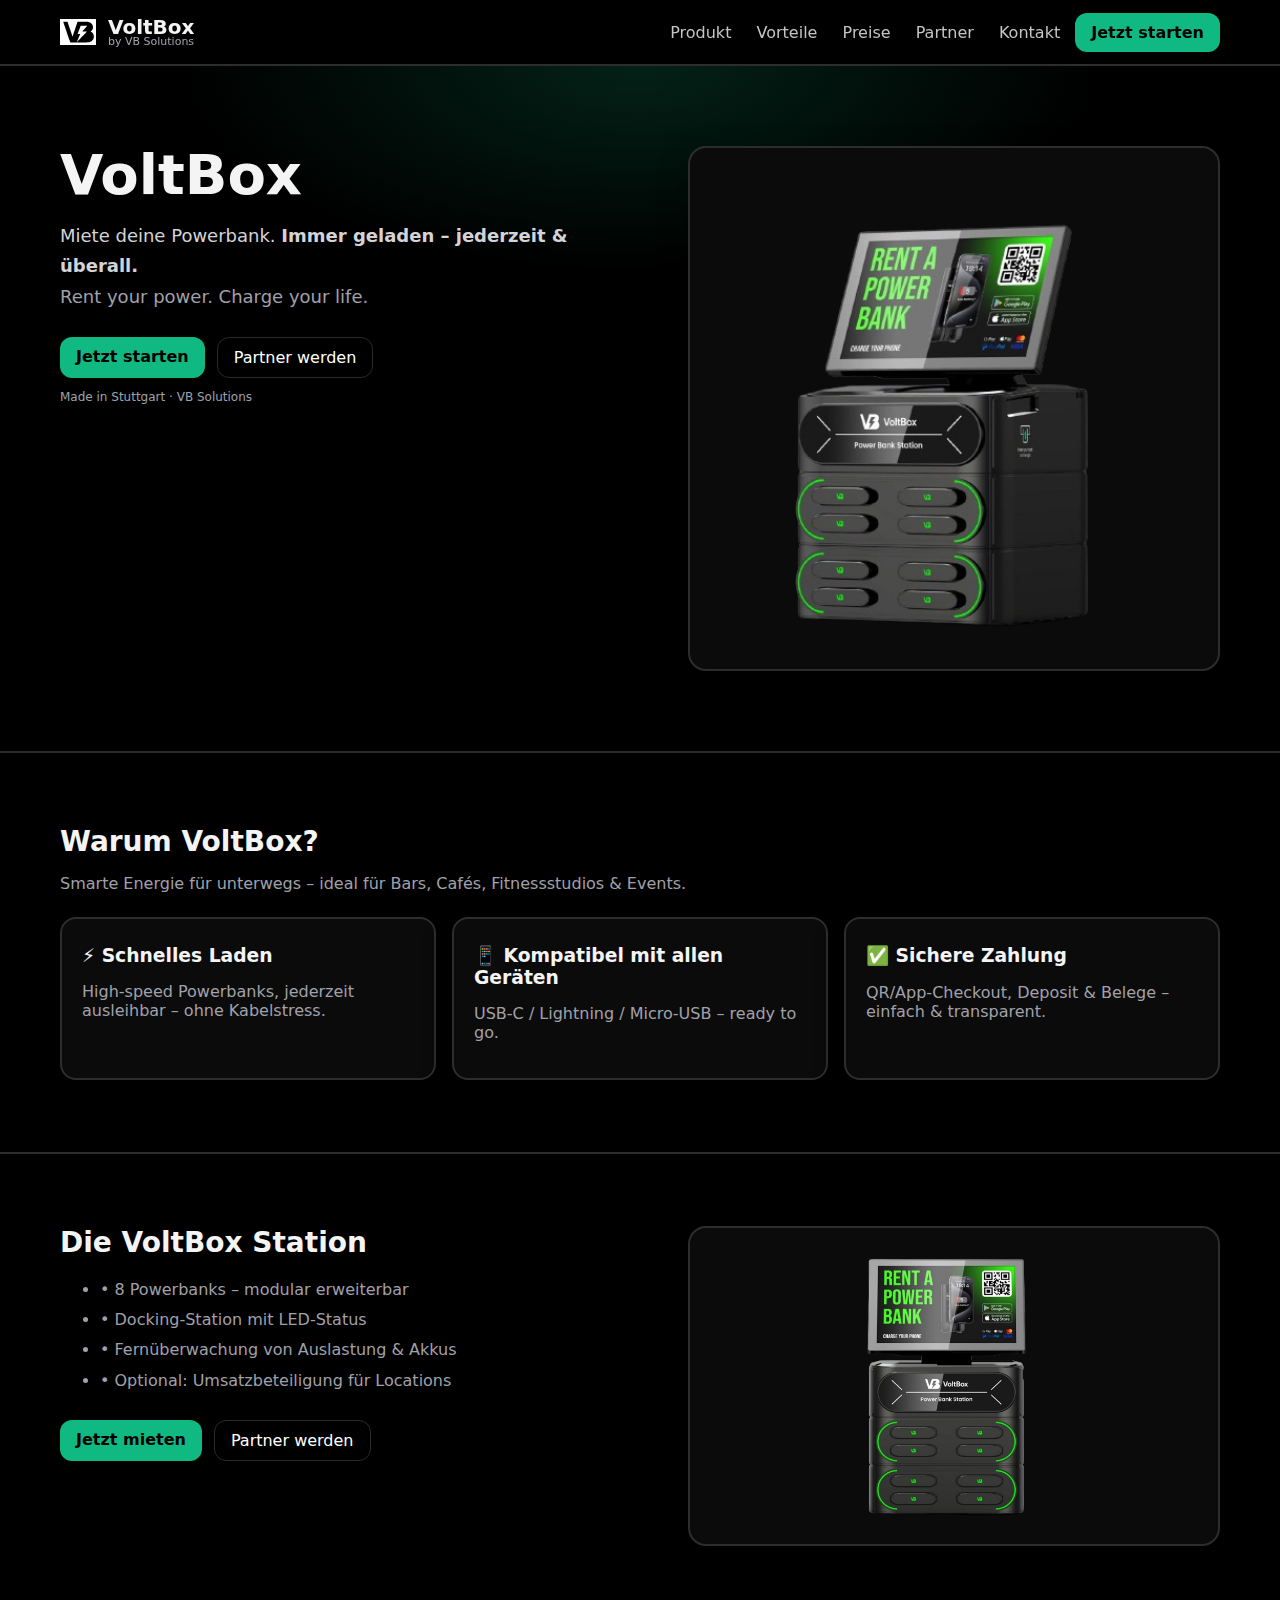
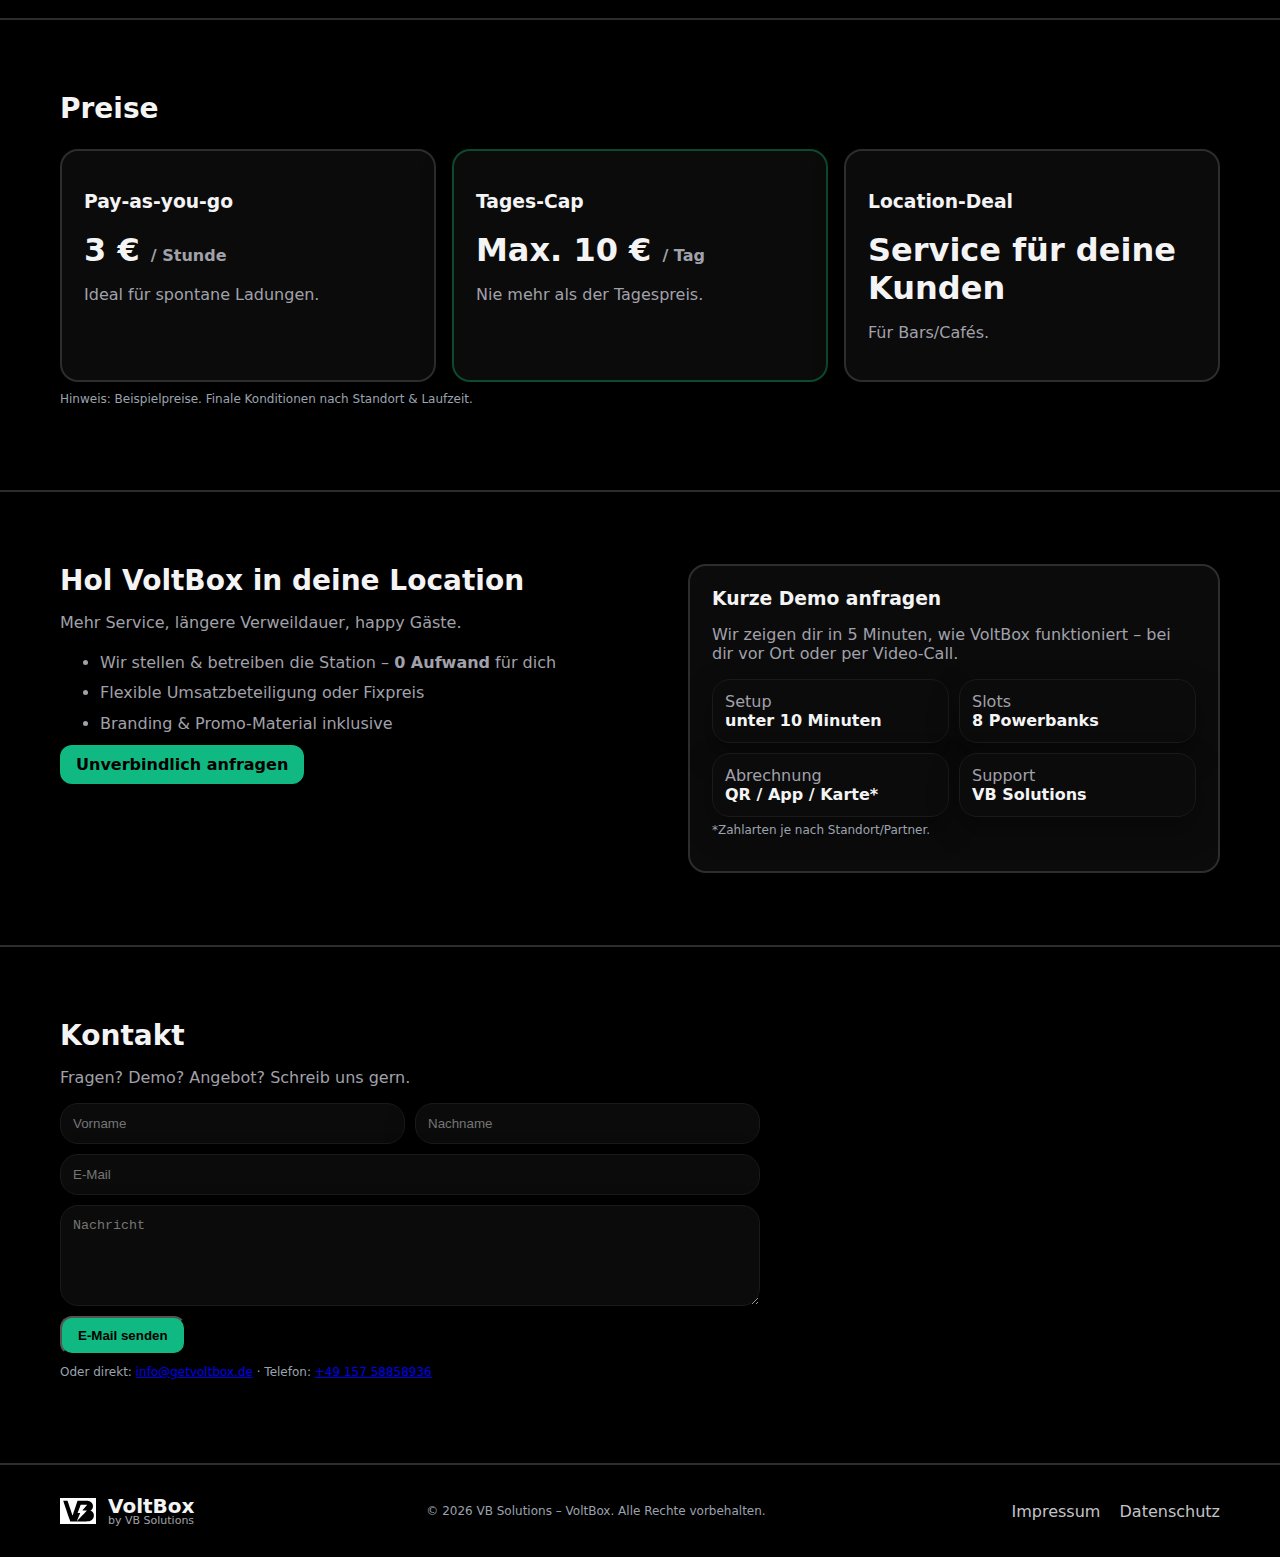
<file: voltbox-website/index.html>
<!doctype html>
<html lang="de">
<head>
  <meta charset="utf-8">
  <meta name="viewport" content="width=device-width, initial-scale=1">
  <title>VoltBox – Powerbank Sharing by VB Solutions</title>
  <meta name="description" content="VoltBox: Miete deine Powerbank. Immer geladen – jederzeit & überall. Perfekt für Bars, Cafés, Fitnessstudios und Events.">
  <link rel="icon" href="favicon.svg" type="image/svg+xml">
  <link rel="preload" href="assets/img/logo-vb.svg" as="image">
  <link rel="stylesheet" href="assets/css/style.css">
</head>
<body>
  <!-- Header -->
  <header class="header">
    <div class="container nav">
      <a class="brand" href="#start">
        <img src="assets/img/logo-vb.svg" alt="VB Logo">
        <div>
          <div class="name">VoltBox</div>
          <div class="sub">by VB Solutions</div>
        </div>
      </a>
      <nav class="desktop">
        <a class="link" href="#produkt">Produkt</a>
        <a class="link" href="#vorteile">Vorteile</a>
        <a class="link" href="#preise">Preise</a>
        <a class="link" href="#partner">Partner</a>
        <a class="link" href="#kontakt">Kontakt</a>
        <a class="cta" href="#start">Jetzt starten</a>
      </nav>
      <button id="menuBtn" aria-label="Menü" class="desktop" style="display:none"></button>
    </div>
    <!-- Mobile menu -->
    <div id="mobileMenu" class="mobile-menu container" style="display:none">
      <a href="#produkt">Produkt</a>
      <a href="#vorteile">Vorteile</a>
      <a href="#preise">Preise</a>
      <a href="#partner">Partner</a>
      <a href="#kontakt">Kontakt</a>
      <a class="cta" href="#kontakt" style="display:inline-block;margin-top:10px">Jetzt starten</a>
    </div>
  </header>

  <!-- Hero -->
  <section id="start" class="hero">
    <div class="container grid">
      <div>
        <h1 class="h1">VoltBox</h1>
        <p class="lead">Miete deine Powerbank. <strong>Immer geladen – jederzeit &amp; überall.</strong><br>
        <span class="muted">Rent your power. Charge your life.</span></p>
        <div class="btns">
          <a class="cta" href="#kontakt">Jetzt starten</a>
          <a class="btn-outline" href="#partner">Partner werden</a>
        </div>
        <p class="small" style="margin-top:12px">Made in Stuttgart · VB Solutions</p>
      </div>
      <div style="position:relative">
        <div class="card" style="padding:0; overflow:hidden; position:relative;">
          <img src="assets/img/VoltBox_Maschine-removebg-preview.png" alt="VoltBox Station" style="display:block;width:100%;height:auto;border-radius:18px;">
          
        </div>
      </div>
    </div>
  </section>

  <!-- Vorteile -->
  <section id="vorteile" class="section">
    <div class="container">
      <h2>Warum VoltBox?</h2>
      <p class="muted">Smarte Energie für unterwegs – ideal für Bars, Cafés, Fitnessstudios &amp; Events.</p>
      <div class="features">
        <div class="card feature">
          <h3>⚡ Schnelles Laden</h3>
          <p class="muted">High-speed Powerbanks, jederzeit ausleihbar – ohne Kabelstress.</p>
        </div>
        <div class="card feature">
          <h3>📱 Kompatibel mit allen Geräten</h3>
          <p class="muted">USB‑C / Lightning / Micro‑USB – ready to go.</p>
        </div>
        <div class="card feature">
          <h3>✅ Sichere Zahlung</h3>
          <p class="muted">QR/App-Checkout, Deposit &amp; Belege – einfach &amp; transparent.</p>
        </div>
      </div>
    </div>
  </section>

  <!-- Produkt -->
  <section id="produkt" class="section">
    <div class="container grid">
      <div>
        <h2>Die VoltBox Station</h2>
        <ul class="muted" style="line-height:1.9">
          <li>• 8 Powerbanks – modular erweiterbar</li>
          <li>• Docking-Station mit LED-Status</li>
          <li>• Fernüberwachung von Auslastung &amp; Akkus</li>
          <li>• Optional: Umsatzbeteiligung für Locations</li>
        </ul>
        <div class="btns">
          <a class="cta" href="#kontakt">Jetzt mieten</a>
          <a class="btn-outline" href="#partner">Partner werden</a>
        </div>
      </div>
      <div>
        <div class="card" style="height:320px;display:flex;align-items:center;justify-content:center">
         <img src="assets/img/Unten-removebg-preview.png" alt="VoltBox Station" style="max-height:100%; max-width:100%; object-fit:contain;">
        </div>
      </div>
    </div>
  </section>

  <!-- Preise -->
  <section id="preise" class="section">
    <div class="container">
      <h2>Preise</h2>
      <div class="pricing">
        <div class="card price">
          <h3>Pay‑as‑you‑go</h3>
          <p style="font-size:32px;font-weight:900;margin:8px 0">3 € <span class="muted" style="font-size:16px">/ Stunde</span></p>
          <p class="muted">Ideal für spontane Ladungen.</p>
        </div>
        <div class="card price" style="border-color:#0ea76566">
          <h3>Tages‑Cap</h3>
          <p style="font-size:32px;font-weight:900;margin:8px 0">Max. 10 € <span class="muted" style="font-size:16px">/ Tag</span></p>
          <p class="muted">Nie mehr als der Tagespreis.</p>
        </div>
        <div class="card price">
          <h3>Location‑Deal</h3>
          <p style="font-size:32px;font-weight:900;margin:8px 0">Service für deine Kunden</p>
          <p class="muted">Für Bars/Cafés.</p>
        </div>
      </div>
      <p class="small" style="margin-top:10px">Hinweis: Beispielpreise. Finale Konditionen nach Standort &amp; Laufzeit.</p>
    </div>
  </section>

  <!-- Partner CTA -->
  <section id="partner" class="section">
    <div class="container grid">
      <div>
        <h2>Hol VoltBox in deine Location</h2>
        <p class="muted">Mehr Service, längere Verweildauer, happy Gäste.</p>
        <ul class="muted" style="line-height:1.9">
          <li> Wir stellen &amp; betreiben die Station – <strong>0 Aufwand</strong> für dich</li>
          <li> Flexible Umsatzbeteiligung oder Fixpreis</li>
          <li> Branding &amp; Promo-Material inklusive</li>
        </ul>
        <a class="cta" href="#kontakt">Unverbindlich anfragen</a>
      </div>
      <div class="card" style="padding:22px">
        <h3 style="margin:0 0 6px 0">Kurze Demo anfragen</h3>
        <p class="muted">Wir zeigen dir in 5 Minuten, wie VoltBox funktioniert – bei dir vor Ort oder per Video‑Call.</p>
        <div style="display:grid;grid-template-columns:repeat(2,1fr);gap:10px;margin-top:14px">
          <div class="card" style="padding:12px;border:1px solid var(--line)">
            <div class="muted">Setup</div><div><strong>unter 10 Minuten</strong></div>
          </div>
          <div class="card" style="padding:12px;border:1px solid var(--line)">
            <div class="muted">Slots</div><div><strong>8 Powerbanks</strong></div>
          </div>
          <div class="card" style="padding:12px;border:1px solid var(--line)">
            <div class="muted">Abrechnung</div><div><strong>QR / App / Karte*</strong></div>
          </div>
          <div class="card" style="padding:12px;border:1px solid var(--line)">
            <div class="muted">Support</div><div><strong>VB Solutions</strong></div>
          </div>
        </div>
        <p class="small" style="margin-top:6px">*Zahlarten je nach Standort/Partner.</p>
      </div>
    </div>
  </section>

  <!-- Kontakt -->
  <section id="kontakt" class="section">
    <div class="container">
      <h2>Kontakt</h2>
      <p class="muted">Fragen? Demo? Angebot? Schreib uns gern.</p>
      <form onsubmit="event.preventDefault(); window.location='mailto:info@getvoltbox.de?subject=VoltBox%20Anfrage&body=Hallo%20VB%20Solutions,%0D%0Aich%20interessiere%20mich%20für%20VoltBox.';" style="display:grid;gap:10px;max-width:700px;margin-top:16px">
        <div style="display:grid;gap:10px;grid-template-columns:1fr 1fr">
          <input required placeholder="Vorname" class="card" style="padding:12px;background:var(--card);border:1px solid var(--line);color:var(--text)">
          <input required placeholder="Nachname" class="card" style="padding:12px;background:var(--card);border:1px solid var(--line);color:var(--text)">
        </div>
        <input required type="email" placeholder="E‑Mail" class="card" style="padding:12px;background:var(--card);border:1px solid var(--line);color:var(--text)">
        <textarea rows="5" placeholder="Nachricht" class="card" style="padding:12px;background:var(--card);border:1px solid var(--line);color:var(--text)"></textarea>
        <button class="cta" type="submit" style="width:fit-content">E‑Mail senden</button>
      </form>
      <p class="small" style="margin-top:10px">
        Oder direkt: <a href="mailto:info@getvoltbox.de" class="link">info@getvoltbox.de</a> ·
        Telefon: <a href="tel:+49 157 58858936" class="link">+49 157 58858936</a>
      </p>
    </div>
  </section>

  <!-- Footer -->
  <footer class="footer">
    <div class="container" style="display:flex;align-items:center;justify-content:space-between;flex-wrap:wrap;gap:16px">
      <div class="brand">
        <img src="assets/img/logo-vb.svg" alt="VB Logo">
        <div>
          <div class="name">VoltBox</div>
          <div class="sub">by VB Solutions</div>
        </div>
      </div>
      <div class="small">© <span data-year></span> VB Solutions – VoltBox. Alle Rechte vorbehalten.</div>
      <div>
        <a href="#" class="link">Impressum</a>
        <a href="#" class="link">Datenschutz</a>
      </div>
    </div>
  </footer>

  <script src="assets/js/main.js"></script>
</body>
</html>
</file>
<file: voltbox-website/assets/css/style.css>
:root{
  --bg:#000;
  --text:#f4f4f5;
  --muted:#a1a1aa;
  --card:#0b0b0b;
  --line:#1a1a1a;
  --brand:#10b981; /* emerald */
}

*{box-sizing:border-box}
html,body{margin:0;padding:0;background:var(--bg);color:var(--text);font-family: Inter, system-ui, -apple-system, Segoe UI, Roboto, Arial, sans-serif;}

.container{max-width:1200px;margin:0 auto;padding:0 20px;}
.header{position:sticky;top:0;background:rgba(0,0,0,.7);backdrop-filter:blur(8px);border-bottom:1px solid var(--line);z-index:10}
.nav{display:flex;align-items:center;justify-content:space-between;height:64px;}
.brand{display:flex;align-items:center;gap:12px;text-decoration:none;color:var(--text)}
.brand img{width:36px;height:36px}
.brand .name{font-weight:800;font-size:20px;line-height:1}
.brand .sub{color:var(--muted);font-size:11px;margin-top:-2px}

.nav a.link{color:#c4c4c7;text-decoration:none;margin:0 10px}
.cta{background:var(--brand);color:#000;padding:10px 16px;border-radius:12px;text-decoration:none;font-weight:700}
.hero{padding:80px 0;border-bottom:1px solid var(--line);background:radial-gradient(60% 50% at 50% 0%, rgba(16,185,129,.18) 0%, rgba(16,185,129,0) 60%)}
.grid{display:grid;grid-template-columns:1fr;gap:40px}
@media(min-width:900px){.grid{grid-template-columns:1.05fr .95fr}}

.h1{font-size:56px;line-height:1.05;margin:0;font-weight:900}
.lead{color:#d4d4d8;font-size:18px;line-height:1.7;margin-top:16px}
.btns{display:flex;gap:12px;margin-top:24px;flex-wrap:wrap}
.btn-outline{border:1px solid #2a2a2a;padding:10px 16px;border-radius:12px;text-decoration:none;color:#fff}

.card{background:var(--card);border:1px solid var(--line);border-radius:18px;box-shadow:0 12px 30px rgba(0,0,0,.35)}
.section{padding:72px 0;border-bottom:1px solid var(--line)}
.section h2{font-size:28px;margin:0 0 8px 0;font-weight:800}
.muted{color:var(--muted)}

.features{display:grid;grid-template-columns:1fr;gap:16px;margin-top:24px}
.feature{padding:20px;border-radius:16px}
.feature h3{margin:6px 0 6px 0}
@media(min-width:900px){.features{grid-template-columns:repeat(3, 1fr)}}

.pricing{display:grid;grid-template-columns:1fr;gap:16px;margin-top:24px}
@media(min-width:900px){.pricing{grid-template-columns:repeat(3,1fr)}}
.price{padding:22px;border:1px solid #233;border-radius:18px}

.footer{padding:28px 0}
.footer a{color:#c4c4c7;text-decoration:none;margin-left:14px}
.small{font-size:12px;color:#9ca3af}
.badge{position:absolute;right:-10px;top:-10px;background:var(--brand);color:#000;padding:6px 10px;border-radius:999px;font-weight:800;font-size:12px;box-shadow:0 8px 20px rgba(16,185,129,.35)}
.mobile-menu{display:none}
@media(max-width:899px){
  .desktop{display:none}
  .mobile-menu{display:block;border-top:1px solid var(--line);padding:10px 18px}
  .mobile-menu a{display:block;padding:10px 0;color:#c4c4c7;text-decoration:none}
}

/* Trennlinien global anpassen */
.header,
.hero,
.section,
.card,
.mobile-menu {
  border-color: #2d2d2d;  /* heller */
  border-width: 2px;      /* dicker */
}
</file>
